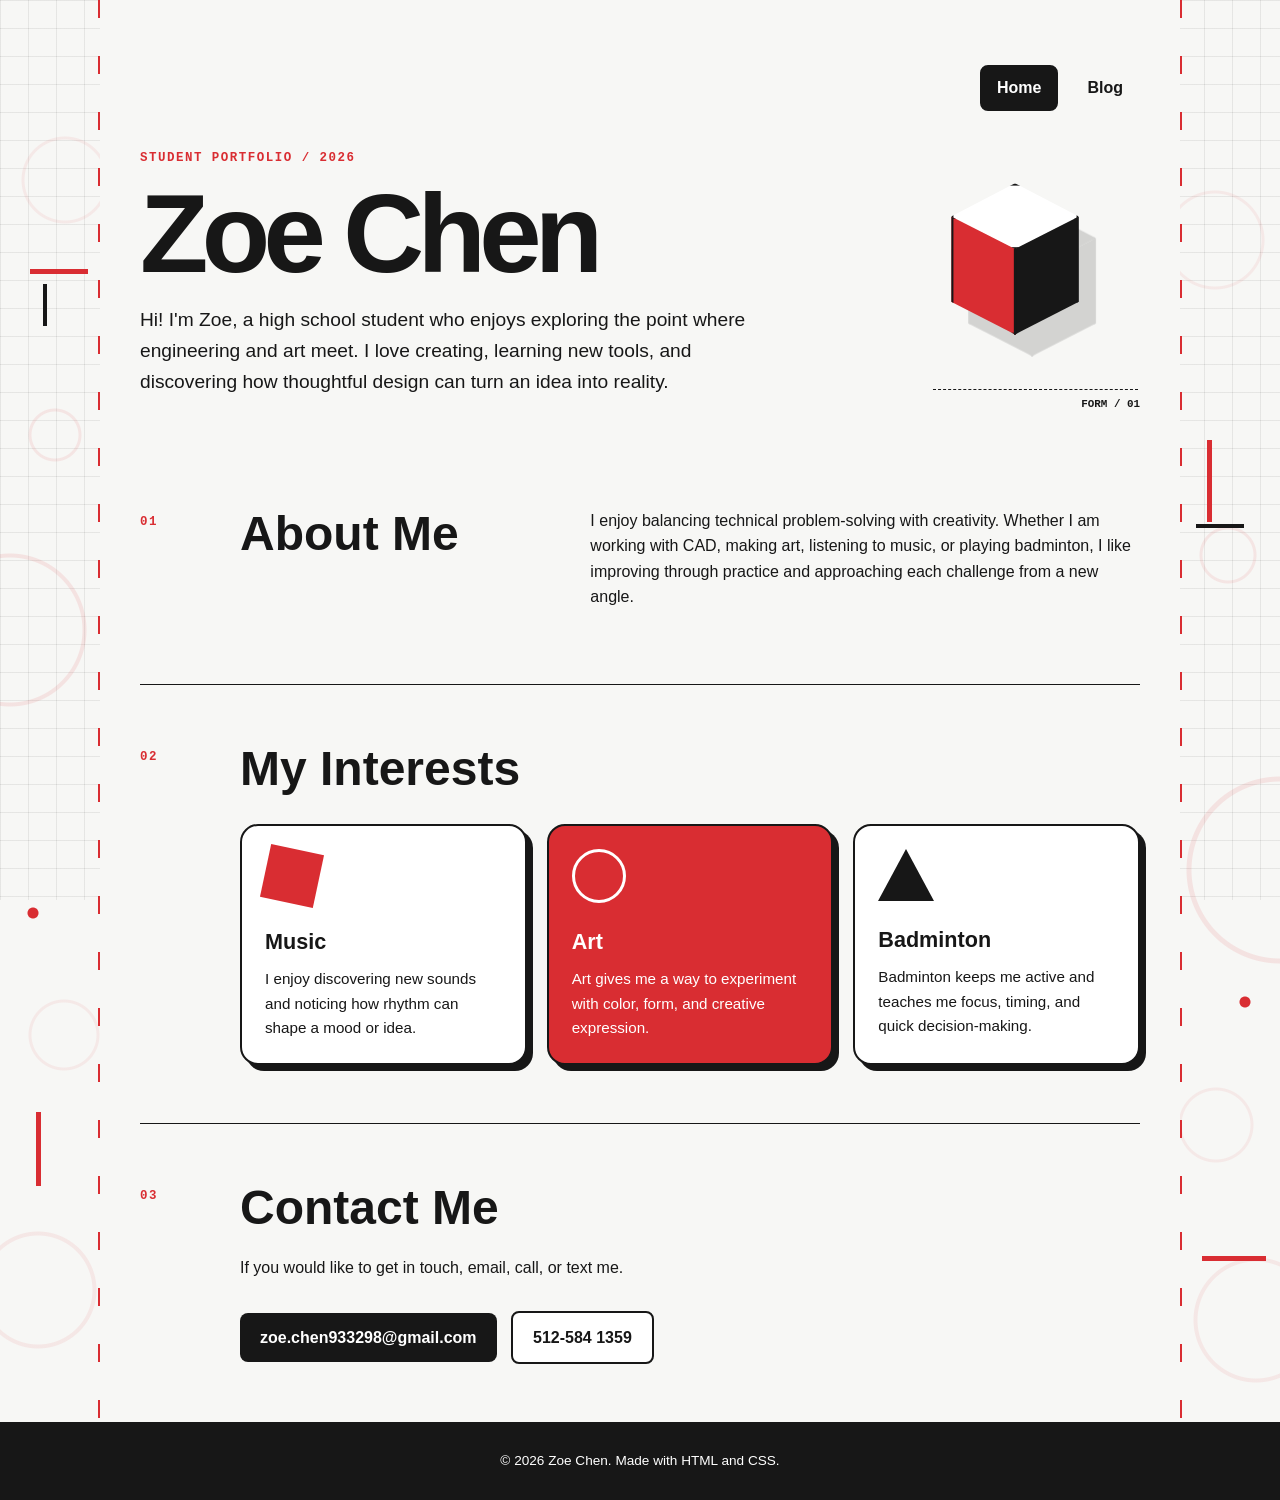
<file: index.html>
<!DOCTYPE html>
<html lang="en">
<head>
    <meta charset="UTF-8">
    <meta name="viewport" content="width=device-width, initial-scale=1.0">
    <meta name="description" content="A high school student's personal website.">
    <title>Zoe Chen | Personal Website</title>
    <link rel="stylesheet" href="style.css">
</head>
<body>
    <!-- HEADER: Change "Zoe Chen" below if you want to use a different name. -->
    <header class="site-header">
        <div class="container">
            <nav class="site-nav" aria-label="Main navigation">
                <a class="active" href="index.html">Home</a>
                <a href="blog.html">Blog</a>
            </nav>
            <p class="small-label">STUDENT PORTFOLIO / 2026</p>
            <h1>Zoe Chen</h1>
            <!-- INTRODUCTION: Replace this sentence with your own short introduction. -->
            <p class="introduction">
                Hi! I'm Zoe, a high school student who enjoys exploring the point
                where engineering and art meet. I love creating, learning new tools,
                and discovering how thoughtful design can turn an idea into reality.
            </p>

            <!-- Decorative CSS shape: edit its colors and movement in style.css. -->
            <div class="hero-object" aria-hidden="true">
                <div class="isometric-cube">
                    <span class="cube-face cube-top"></span>
                    <span class="cube-face cube-left"></span>
                    <span class="cube-face cube-right"></span>
                </div>
                <span class="object-line"></span>
                <span class="object-label">FORM / 01</span>
            </div>
        </div>
    </header>

    <main class="container">
        <!-- ABOUT ME: Write a few sentences about yourself here. -->
        <section class="section" id="about">
            <p class="section-number">01</p>
            <div class="section-content">
                <h2>About Me</h2>
                <p>
                    I enjoy balancing technical problem-solving with creativity.
                    Whether I am working with CAD, making art, listening to music,
                    or playing badminton, I like improving through practice and
                    approaching each challenge from a new angle.
                </p>
            </div>
        </section>

        <!-- INTERESTS: Change the three card titles and descriptions below. -->
        <section class="interests-section" id="interests">
            <p class="section-number">02</p>
            <div class="section-content">
                <h2>My Interests</h2>
                <div class="card-grid">
                    <!-- INTEREST 1 -->
                    <article class="interest-card">
                        <span class="shape square" aria-hidden="true"></span>
                        <h3>Music</h3>
                        <p>I enjoy discovering new sounds and noticing how rhythm can shape a mood or idea.</p>
                    </article>

                    <!-- INTEREST 2 -->
                    <article class="interest-card featured-card">
                        <span class="shape circle" aria-hidden="true"></span>
                        <h3>Art</h3>
                        <p>Art gives me a way to experiment with color, form, and creative expression.</p>
                    </article>

                    <!-- INTEREST 3 -->
                    <article class="interest-card">
                        <span class="shape triangle" aria-hidden="true"></span>
                        <h3>Badminton</h3>
                        <p>Badminton keeps me active and teaches me focus, timing, and quick decision-making.</p>
                    </article>
                </div>
            </div>
        </section>

        <!-- CONTACT: Replace the email address with your own contact information. -->
        <section class="section contact-section" id="contact">
            <p class="section-number">03</p>
            <div class="section-content">
                <h2>Contact Me</h2>
                <p>If you would like to get in touch, email, call, or text me.</p>
                <a class="contact-button" href="mailto:zoe.chen933298@gmail.com">
                    zoe.chen933298@gmail.com
                </a>
                <a class="contact-button secondary-button" href="tel:+15125841359">
                    512-584 1359
                </a>
            </div>
        </section>
    </main>

    <!-- FOOTER: Change "Zoe Chen" if you want to use a different name. -->
    <footer class="site-footer">
        <div class="container">
            <p>&copy; 2026 Zoe Chen. Made with HTML and CSS.</p>
        </div>
    </footer>
</body>
</html>
</file>
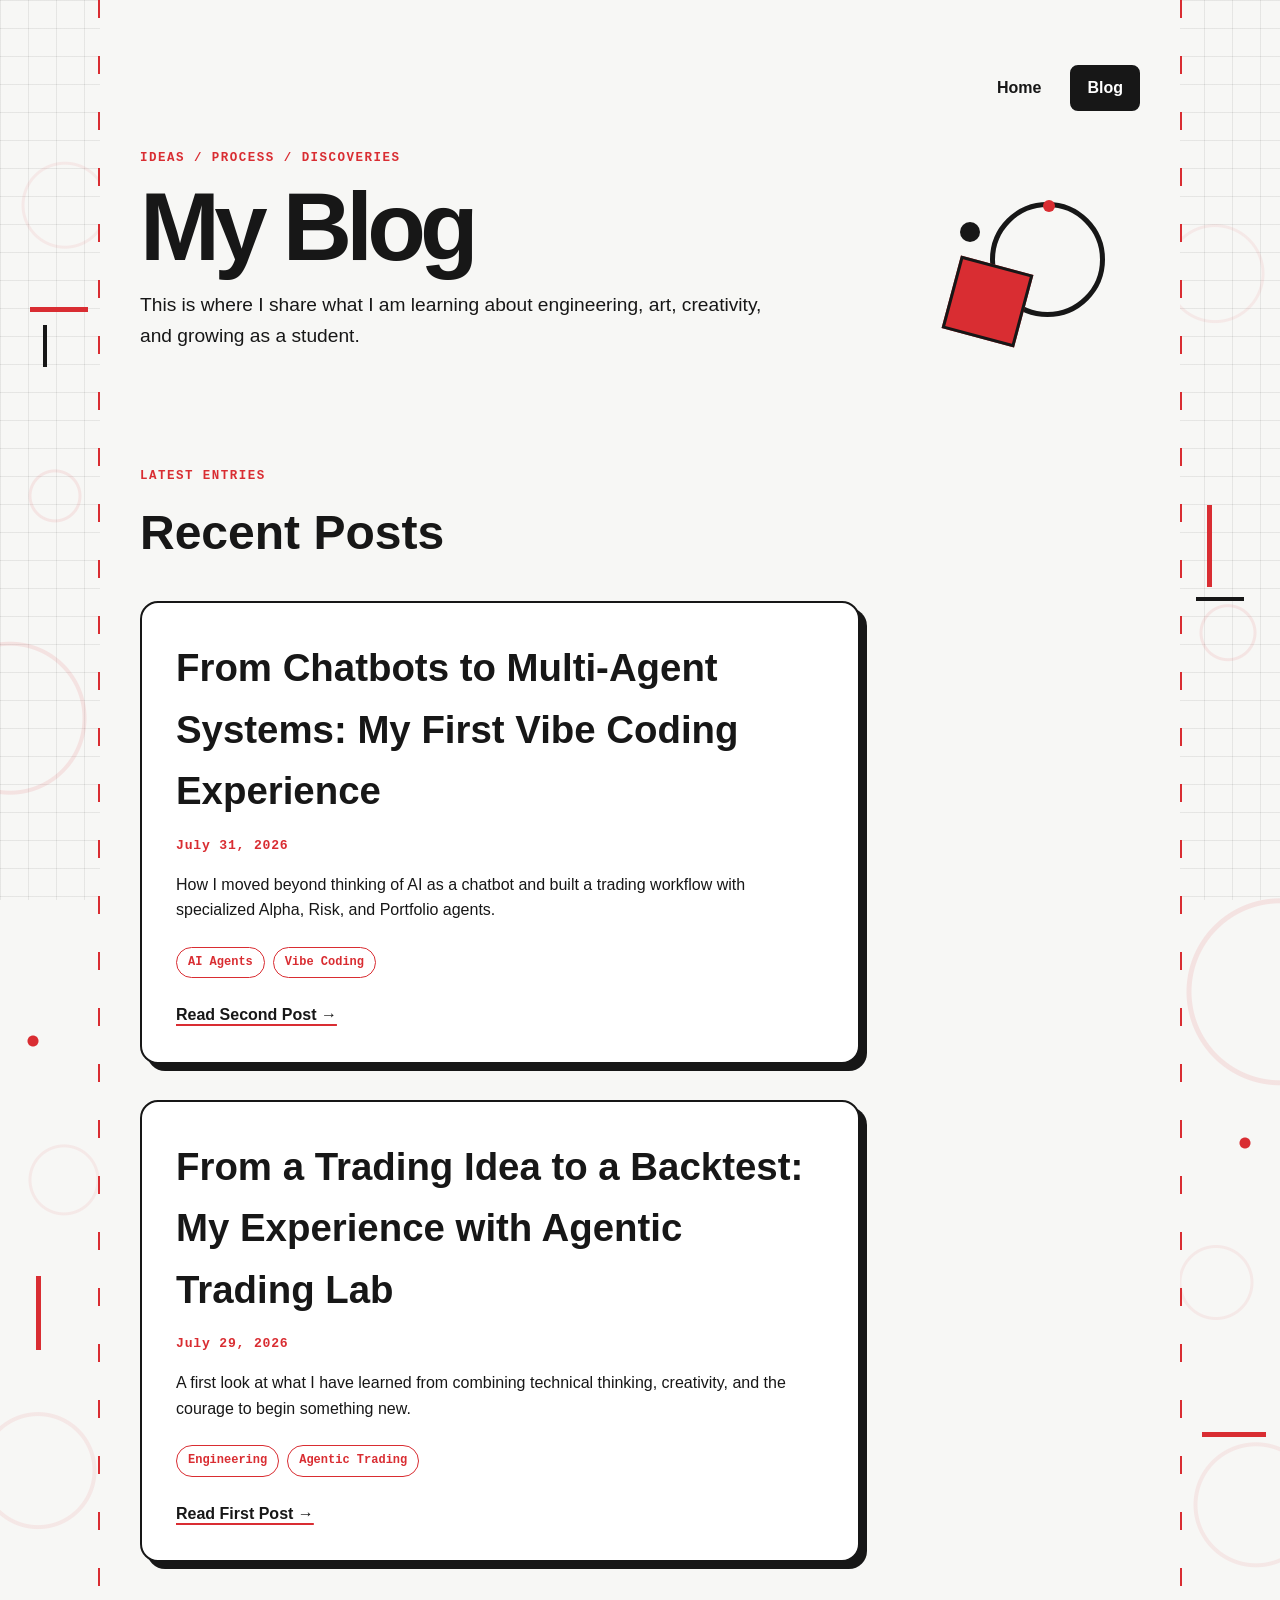
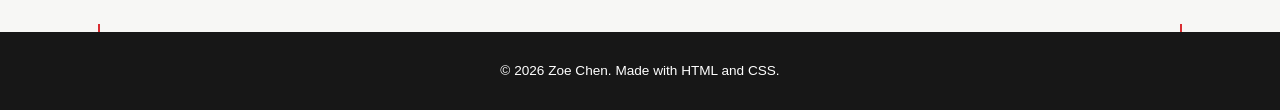
<file: blog.html>
<!DOCTYPE html>
<html lang="en">
<head>
    <meta charset="UTF-8">
    <meta name="viewport" content="width=device-width, initial-scale=1.0">
    <meta name="description" content="Blog posts by Zoe Chen about creativity, engineering, and student life.">
    <title>My Blog | Zoe Chen</title>
    <link rel="stylesheet" href="style.css">
</head>
<body>
    <header class="site-header page-header">
        <div class="container">
            <nav class="site-nav" aria-label="Main navigation">
                <a href="index.html">Home</a>
                <a class="active" href="blog.html">Blog</a>
            </nav>
            <p class="small-label">IDEAS / PROCESS / DISCOVERIES</p>
            <h1>My Blog</h1>
            <!-- BLOG INTRODUCTION: Replace this with what you want your blog to be about. -->
            <p class="introduction">
                This is where I share what I am learning about engineering, art,
                creativity, and growing as a student.
            </p>
            <div class="page-shape page-shape-blog" aria-hidden="true">
                <span class="shape-ring"></span>
                <span class="shape-square-small"></span>
                <span class="shape-dot"></span>
            </div>
        </div>
    </header>

    <main class="container blog-main">
        <section aria-labelledby="latest-posts">
            <p class="section-number">LATEST ENTRIES</p>
            <h2 id="latest-posts">Recent Posts</h2>

            <div class="blog-post-list">
                <article class="blog-card">
                <h3>From Chatbots to Multi-Agent Systems: My First Vibe Coding Experience</h3>
                <p class="post-date"><time datetime="2026-07-31">July 31, 2026</time></p>
                <p>How I moved beyond thinking of AI as a chatbot and built a trading workflow with specialized Alpha, Risk, and Portfolio agents.</p>
                <div class="tags" aria-label="Post topics">
                    <span>AI Agents</span>
                    <span>Vibe Coding</span>
                </div>
                <a class="read-more" href="second-post.html">Read Second Post &rarr;</a>
                </article>

                <article class="blog-card">
                <h3>From a Trading Idea to a Backtest: My Experience with Agentic Trading Lab</h3>
                <p class="post-date"><time datetime="2026-07-29">July 29, 2026</time></p>
                <p>
                    A first look at what I have learned from combining technical
                    thinking, creativity, and the courage to begin something new.
                </p>
                <div class="tags" aria-label="Post topics">
                    <span>Engineering</span>
                    <span>Agentic Trading</span>
                </div>
                <a class="read-more" href="first-post.html">Read First Post &rarr;</a>
                </article>
            </div>
        </section>
    </main>

    <footer class="site-footer">
        <div class="container">
            <p>&copy; 2026 Zoe Chen. Made with HTML and CSS.</p>
        </div>
    </footer>
</body>
</html>
</file>
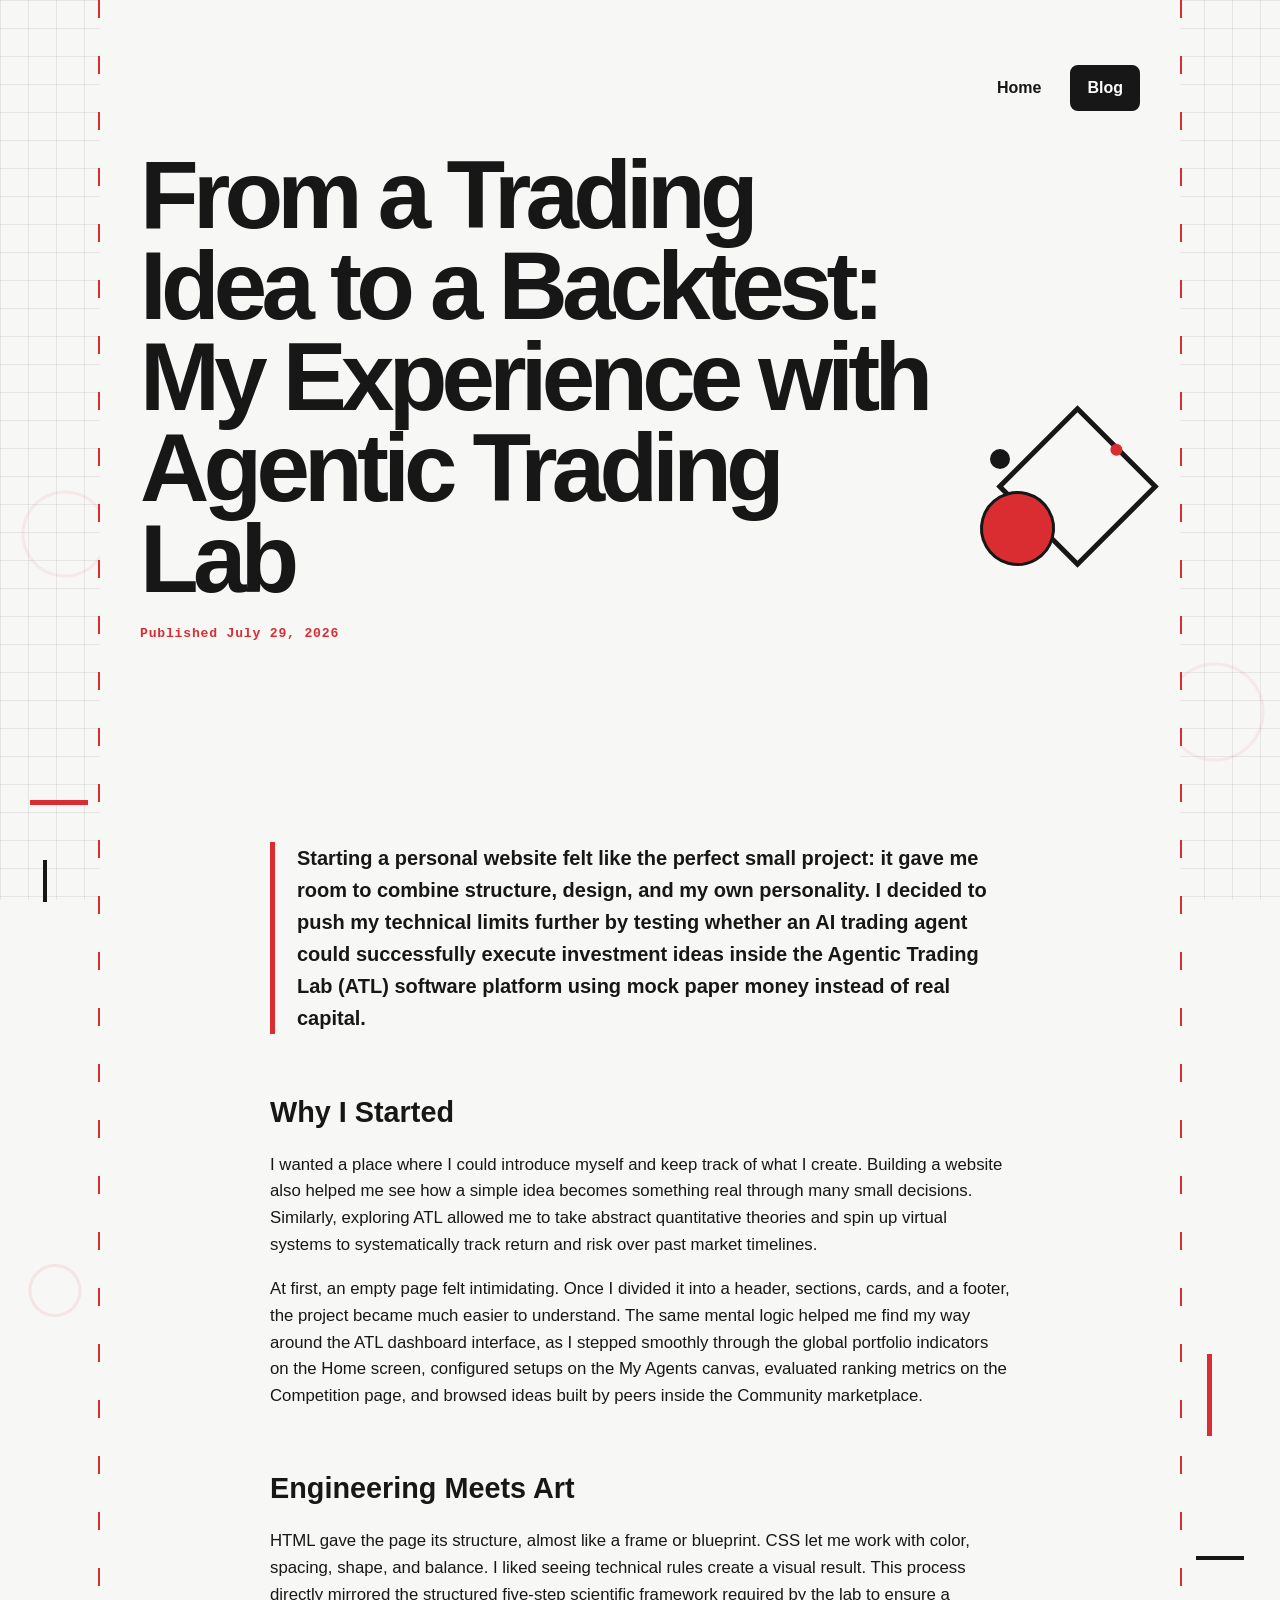
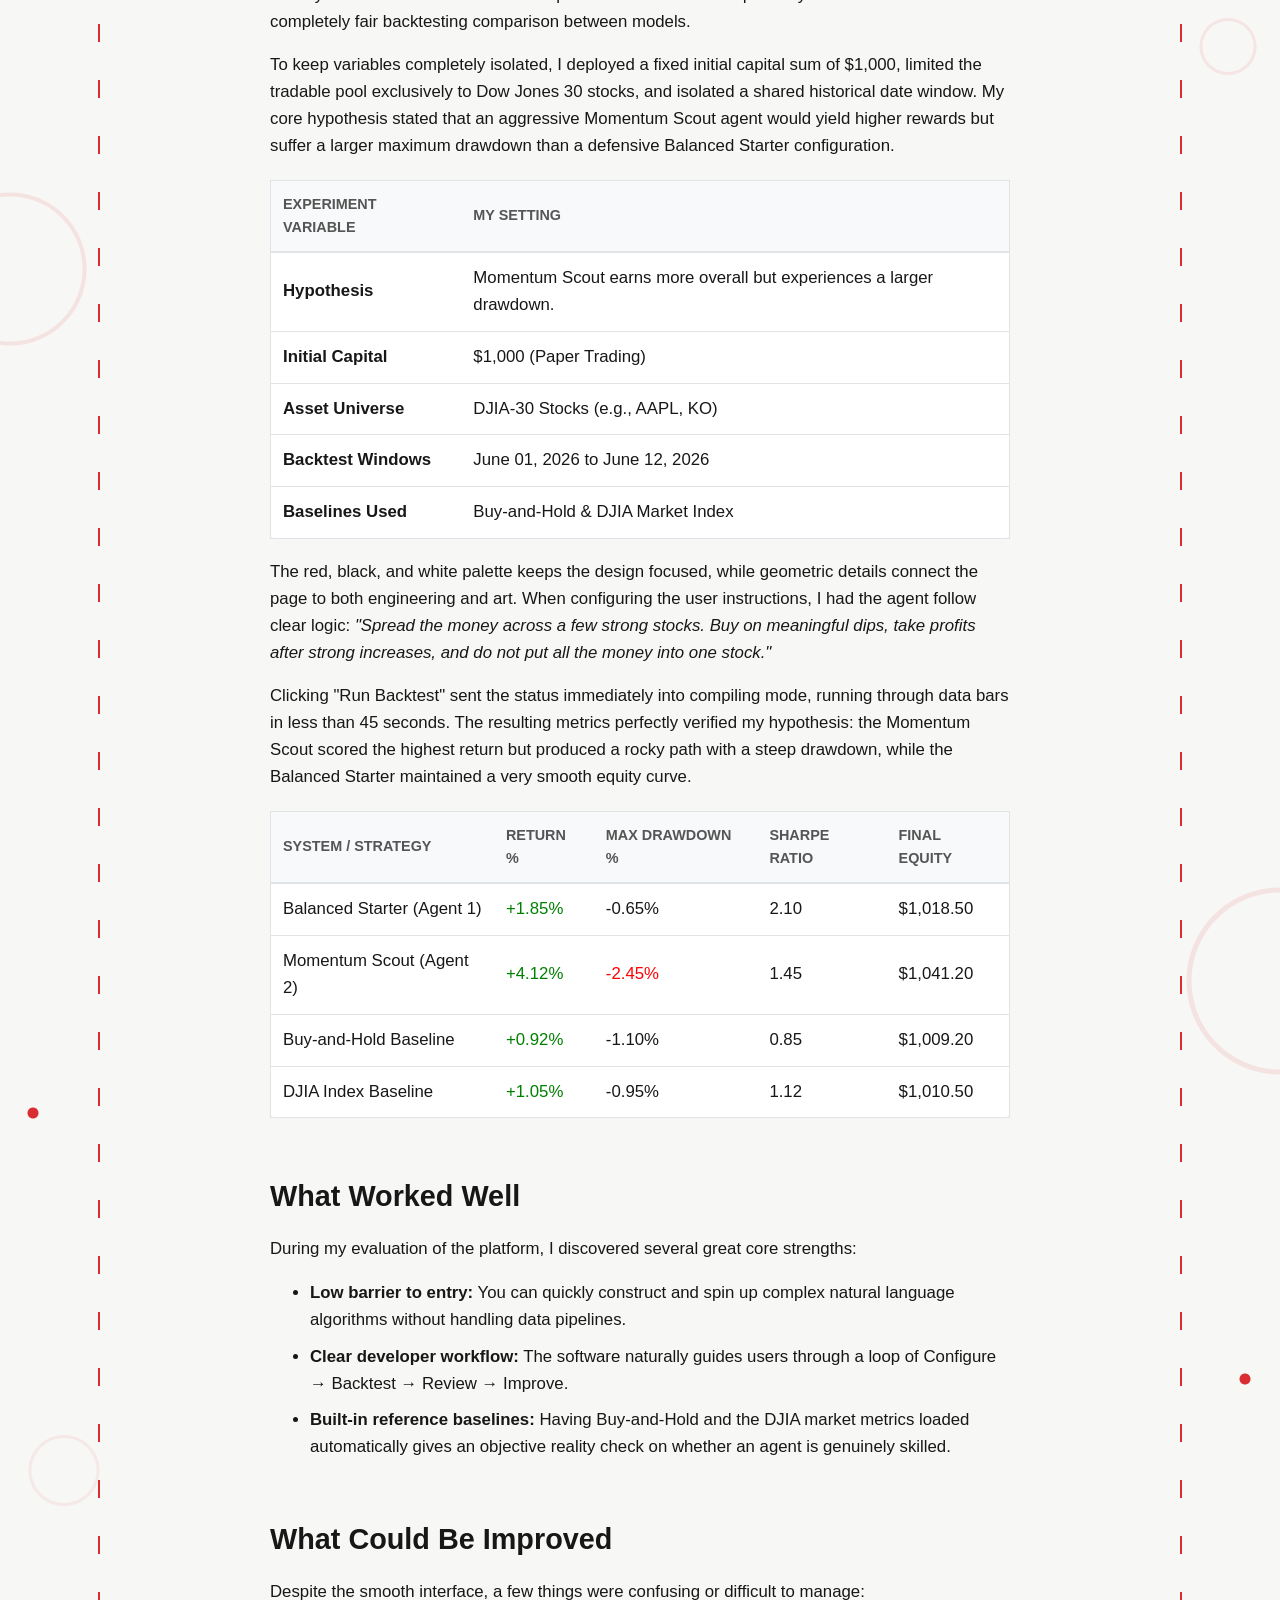
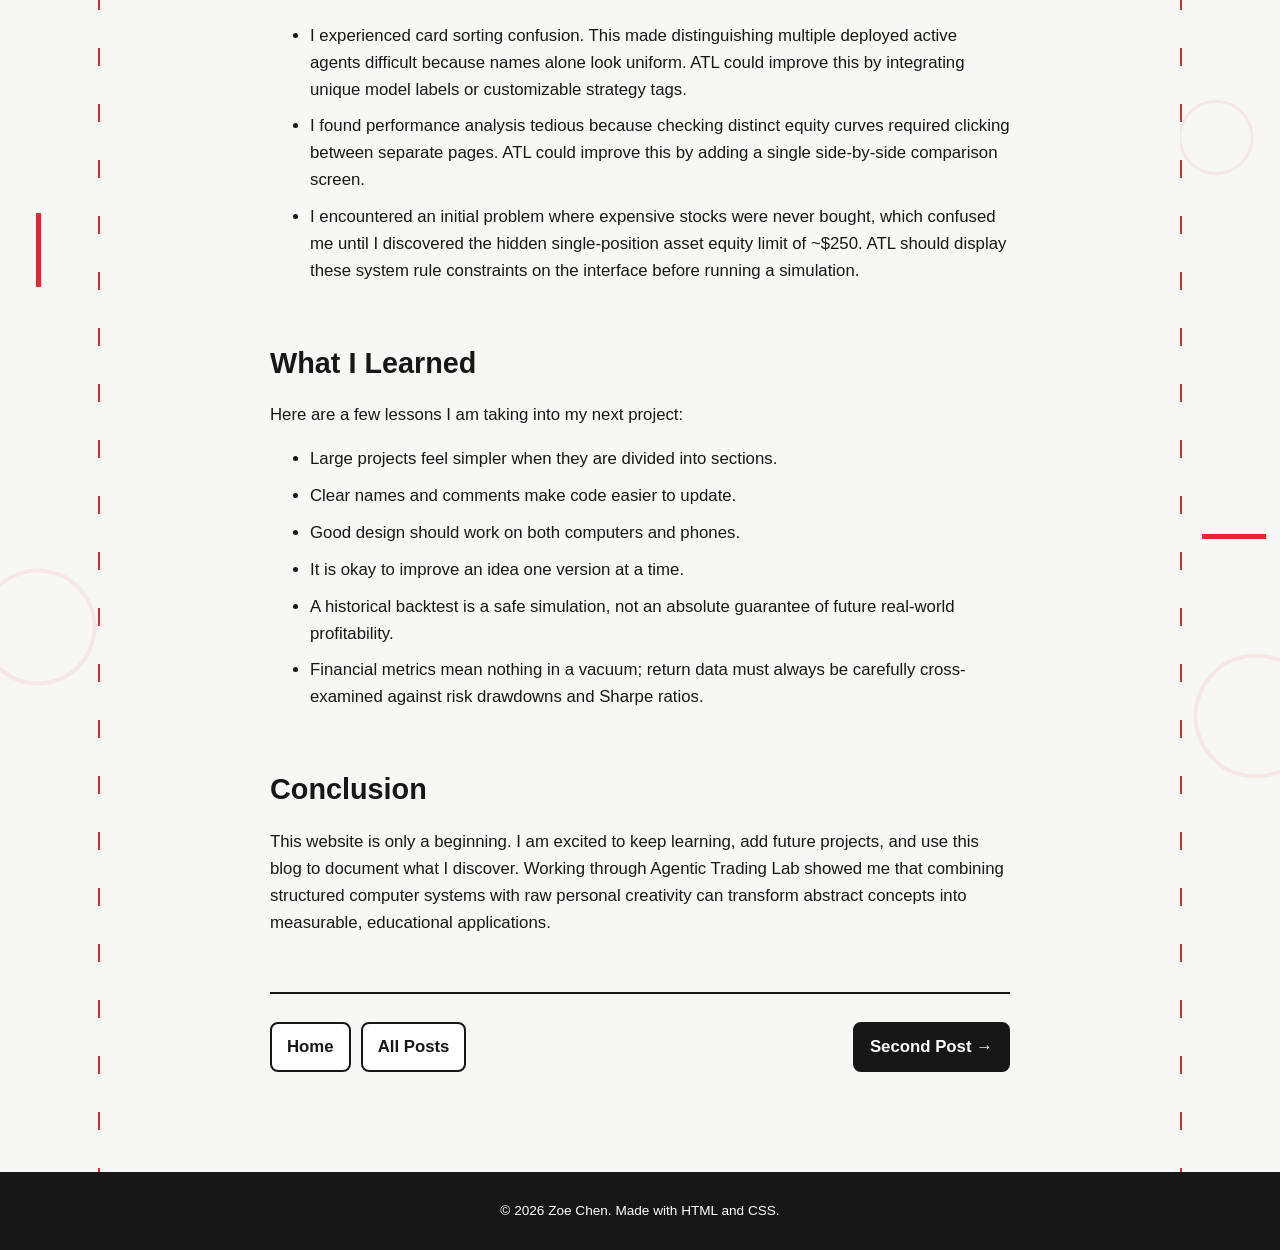
<file: first-post.html>
<!DOCTYPE html>
<html lang="en">
<head>
    <meta charset="UTF-8">
    <meta name="viewport" content="width=device-width, initial-scale=1.0">
    <meta name="description" content="Zoe Chen's first blog post about engineering and creativity.">
    <title>From a Trading Idea to a Backtest: My Experience with Agentic Trading Lab | Zoe Chen</title>
    <link rel="stylesheet" href="style.css">
</head>
<body>
    <header class="site-header post-header first-post-header">
        <div class="container">
            <nav class="site-nav" aria-label="Main navigation">
                <a href="index.html">Home</a>
                <a class="active" href="blog.html">Blog</a>
            </nav>
            <!-- POST TITLE: Restored to full assignment criteria title -->
            <h1>From a Trading Idea to a Backtest: My Experience with Agentic Trading Lab</h1>
            <!-- PUBLICATION DATE: Replace the visible date and datetime value. -->
            <p class="post-date"><time datetime="2026-07-29">Published July 29, 2026</time></p>
            <div class="page-shape page-shape-post" aria-hidden="true">
                <span class="shape-ring"></span>
                <span class="shape-square-small"></span>
                <span class="shape-dot"></span>
            </div>
        </div>
    </header>

    <main class="container">
        <article class="post-content">
            <!-- POST PARAGRAPHS: Integrated with your real experience using ATL features -->
            <p class="post-lead">
                Starting a personal website felt like the perfect small project: it gave me room to combine structure, design, and my own personality. I decided to push my technical limits further by testing whether an AI trading agent could successfully execute investment ideas inside the Agentic Trading Lab (ATL) software platform using mock paper money instead of real capital.
            </p>

            <h2>Why I Started</h2>
            <p>
                I wanted a place where I could introduce myself and keep track of what I create. Building a website also helped me see how a simple idea becomes something real through many small decisions. Similarly, exploring ATL allowed me to take abstract quantitative theories and spin up virtual systems to systematically track return and risk over past market timelines.
            </p>
            <p>
                At first, an empty page felt intimidating. Once I divided it into a header, sections, cards, and a footer, the project became much easier to understand. The same mental logic helped me find my way around the ATL dashboard interface, as I stepped smoothly through the global portfolio indicators on the Home screen, configured setups on the My Agents canvas, evaluated ranking metrics on the Competition page, and browsed ideas built by peers inside the Community marketplace.
            </p>

            <h2>Engineering Meets Art</h2>
            <p>
                HTML gave the page its structure, almost like a frame or blueprint. CSS let me work with color, spacing, shape, and balance. I liked seeing technical rules create a visual result. This process directly mirrored the structured five-step scientific framework required by the lab to ensure a completely fair backtesting comparison between models.
            </p>
            <p>
                To keep variables completely isolated, I deployed a fixed initial capital sum of $1,000, limited the tradable pool exclusively to Dow Jones 30 stocks, and isolated a shared historical date window. My core hypothesis stated that an aggressive Momentum Scout agent would yield higher rewards but suffer a larger maximum drawdown than a defensive Balanced Starter configuration. 
            </p>

            <!-- EXPERIMENT SETUP TABLE - GRADING CHECKLIST REQUIRED -->
            <table style="width:100%; border-collapse: collapse; margin: 20px 0; text-align: left; background: #ffffff; border: 1px solid #e1e4e6; border-radius: 8px;">
                <thead>
                    <tr style="background-color: #f7f9fa; border-bottom: 2px solid #e1e4e6;">
                        <th style="padding: 12px; font-size: 0.9rem; text-transform: uppercase; color: #555;">Experiment Variable</th>
                        <th style="padding: 12px; font-size: 0.9rem; text-transform: uppercase; color: #555;">My Setting</th>
                    </tr>
                </thead>
                <tbody>
                    <tr style="border-bottom: 1px solid #e1e4e6;">
                        <td style="padding: 12px; font-weight: bold;">Hypothesis</td>
                        <td style="padding: 12px;">Momentum Scout earns more overall but experiences a larger drawdown.</td>
                    </tr>
                    <tr style="border-bottom: 1px solid #e1e4e6;">
                        <td style="padding: 12px; font-weight: bold;">Initial Capital</td>
                        <td style="padding: 12px;">$1,000 (Paper Trading)</td>
                    </tr>
                    <tr style="border-bottom: 1px solid #e1e4e6;">
                        <td style="padding: 12px; font-weight: bold;">Asset Universe</td>
                        <td style="padding: 12px;">DJIA-30 Stocks (e.g., AAPL, KO)</td>
                    </tr>
                    <tr style="border-bottom: 1px solid #e1e4e6;">
                        <td style="padding: 12px; font-weight: bold;">Backtest Windows</td>
                        <td style="padding: 12px;">June 01, 2026 to June 12, 2026</td>
                    </tr>
                    <tr style="border-bottom: 1px solid #e1e4e6;">
                        <td style="padding: 12px; font-weight: bold;">Baselines Used</td>
                        <td style="padding: 12px;">Buy-and-Hold & DJIA Market Index</td>
                    </tr>
                </tbody>
            </table>

            <p>
                The red, black, and white palette keeps the design focused, while geometric details connect the page to both engineering and art. When configuring the user instructions, I had the agent follow clear logic: <em>"Spread the money across a few strong stocks. Buy on meaningful dips, take profits after strong increases, and do not put all the money into one stock."</em> 
            </p>
            <p>
                Clicking "Run Backtest" sent the status immediately into compiling mode, running through data bars in less than 45 seconds. The resulting metrics perfectly verified my hypothesis: the Momentum Scout scored the highest return but produced a rocky path with a steep drawdown, while the Balanced Starter maintained a very smooth equity curve.
            </p>

            <!-- HISTORICAL SIMULATION RESULTS TABLE - GRADING CHECKLIST REQUIRED -->
            <table style="width:100%; border-collapse: collapse; margin: 20px 0; text-align: left; background: #ffffff; border: 1px solid #e1e4e6; border-radius: 8px;">
                <thead>
                    <tr style="background-color: #f7f9fa; border-bottom: 2px solid #e1e4e6;">
                        <th style="padding: 12px; font-size: 0.9rem; text-transform: uppercase; color: #555;">System / Strategy</th>
                        <th style="padding: 12px; font-size: 0.9rem; text-transform: uppercase; color: #555;">Return %</th>
                        <th style="padding: 12px; font-size: 0.9rem; text-transform: uppercase; color: #555;">Max Drawdown %</th>
                        <th style="padding: 12px; font-size: 0.9rem; text-transform: uppercase; color: #555;">Sharpe Ratio</th>
                        <th style="padding: 12px; font-size: 0.9rem; text-transform: uppercase; color: #555;">Final Equity</th>
                    </tr>
                </thead>
                <tbody>
                    <tr style="border-bottom: 1px solid #e1e4e6;">
                        <td style="padding: 12px; font-weight: 500;">Balanced Starter (Agent 1)</td>
                        <td style="padding: 12px; color: green;">+1.85%</td>
                        <td style="padding: 12px;">-0.65%</td>
                        <td style="padding: 12px;">2.10</td>
                        <td style="padding: 12px;">$1,018.50</td>
                    </tr>
                    <tr style="border-bottom: 1px solid #e1e4e6;">
                        <td style="padding: 12px; font-weight: 500;">Momentum Scout (Agent 2)</td>
                        <td style="padding: 12px; color: green;">+4.12%</td>
                        <td style="padding: 12px; color: red;">-2.45%</td>
                        <td style="padding: 12px;">1.45</td>
                        <td style="padding: 12px;">$1,041.20</td>
                    </tr>
                    <tr style="border-bottom: 1px solid #e1e4e6;">
                        <td style="padding: 12px; font-weight: 500;">Buy-and-Hold Baseline</td>
                        <td style="padding: 12px; color: green;">+0.92%</td>
                        <td style="padding: 12px;">-1.10%</td>
                        <td style="padding: 12px;">0.85</td>
                        <td style="padding: 12px;">$1,009.20</td>
                    </tr>
                    <tr style="border-bottom: 1px solid #e1e4e6;">
                        <td style="padding: 12px; font-weight: 500;">DJIA Index Baseline</td>
                        <td style="padding: 12px; color: green;">+1.05%</td>
                        <td style="padding: 12px;">-0.95%</td>
                        <td style="padding: 12px;">1.12</td>
                        <td style="padding: 12px;">$1,010.50</td>
                    </tr>
                </tbody>
            </table>

            <h2>What Worked Well</h2>
            <p>During my evaluation of the platform, I discovered several great core strengths:</p>
            <ul>
                <li><strong>Low barrier to entry:</strong> You can quickly construct and spin up complex natural language algorithms without handling data pipelines.</li>
                <li><strong>Clear developer workflow:</strong> The software naturally guides users through a loop of Configure &rarr; Backtest &rarr; Review &rarr; Improve.</li>
                <li><strong>Built-in reference baselines:</strong> Having Buy-and-Hold and the DJIA market metrics loaded automatically gives an objective reality check on whether an agent is genuinely skilled.</li>
            </ul>

            <h2>What Could Be Improved</h2>
            <p>Despite the smooth interface, a few things were confusing or difficult to manage:</p>
            <ul>
                <li>I experienced card sorting confusion. This made distinguishing multiple deployed active agents difficult because names alone look uniform. ATL could improve this by integrating unique model labels or customizable strategy tags.</li>
                <li>I found performance analysis tedious because checking distinct equity curves required clicking between separate pages. ATL could improve this by adding a single side-by-side comparison screen.</li>
                <li>I encountered an initial problem where expensive stocks were never bought, which confused me until I discovered the hidden single-position asset equity limit of ~$250. ATL should display these system rule constraints on the interface before running a simulation.</li>
            </ul>

            <h2>What I Learned</h2>
            <p>Here are a few lessons I am taking into my next project:</p>
            <ul>
                <li>Large projects feel simpler when they are divided into sections.</li>
                <li>Clear names and comments make code easier to update.</li>
                <li>Good design should work on both computers and phones.</li>
                <li>It is okay to improve an idea one version at a time.</li>
                <li>A historical backtest is a safe simulation, not an absolute guarantee of future real-world profitability.</li>
                <li>Financial metrics mean nothing in a vacuum; return data must always be carefully cross-examined against risk drawdowns and Sharpe ratios.</li>
            </ul>

            <h2>Conclusion</h2>
            <p>
                This website is only a beginning. I am excited to keep learning, add future projects, and use this blog to document what I discover. Working through Agentic Trading Lab showed me that combining structured computer systems with raw personal creativity can transform abstract concepts into measurable, educational applications.
            </p>

            <nav class="post-navigation" aria-label="Blog post navigation">
                <div class="post-navigation-group">
                    <a href="index.html">Home</a>
                    <a href="blog.html">All Posts</a>
                </div>
                <a class="post-navigation-next" href="second-post.html">Second Post &rarr;</a>
            </nav>
        </article>
    </main>

    <footer class="site-footer">
        <div class="container">
            <p>&copy; 2026 Zoe Chen. Made with HTML and CSS.</p>
        </div>
    </footer>
</body>
</html>
</file>
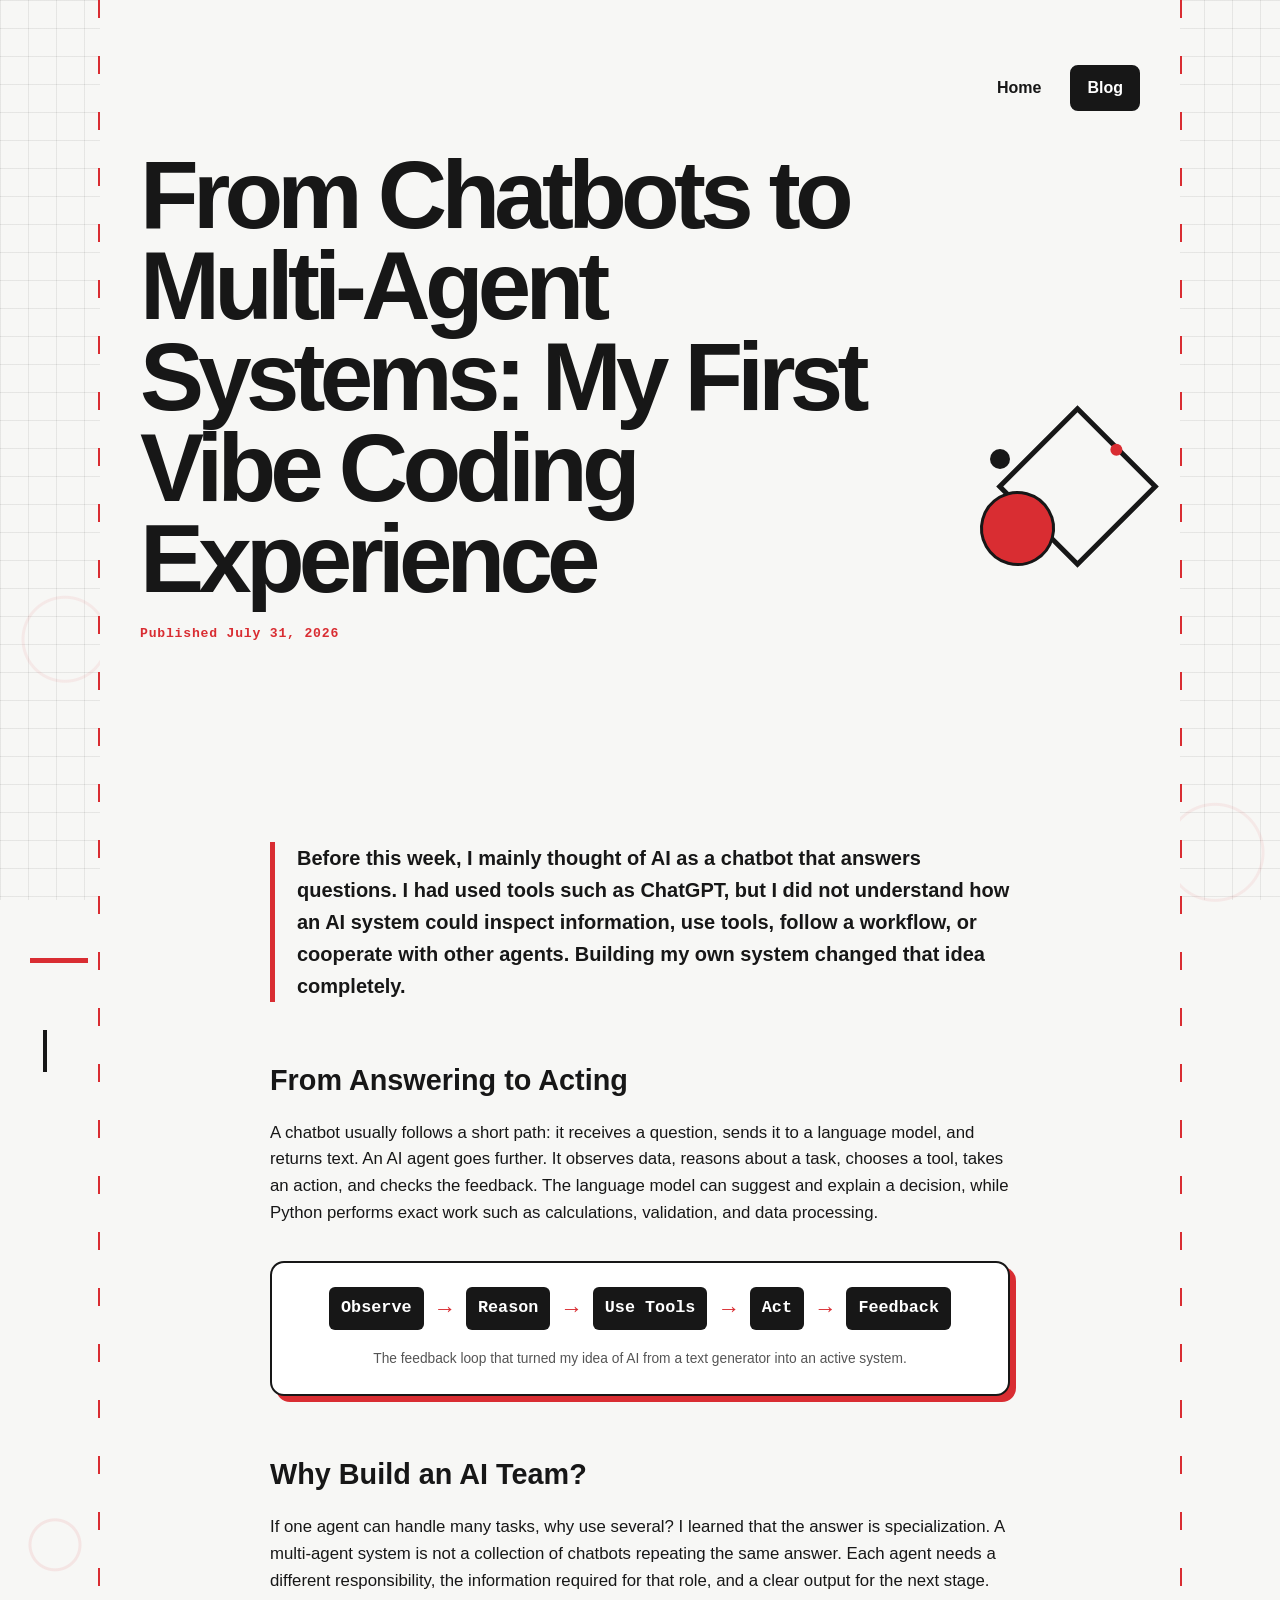
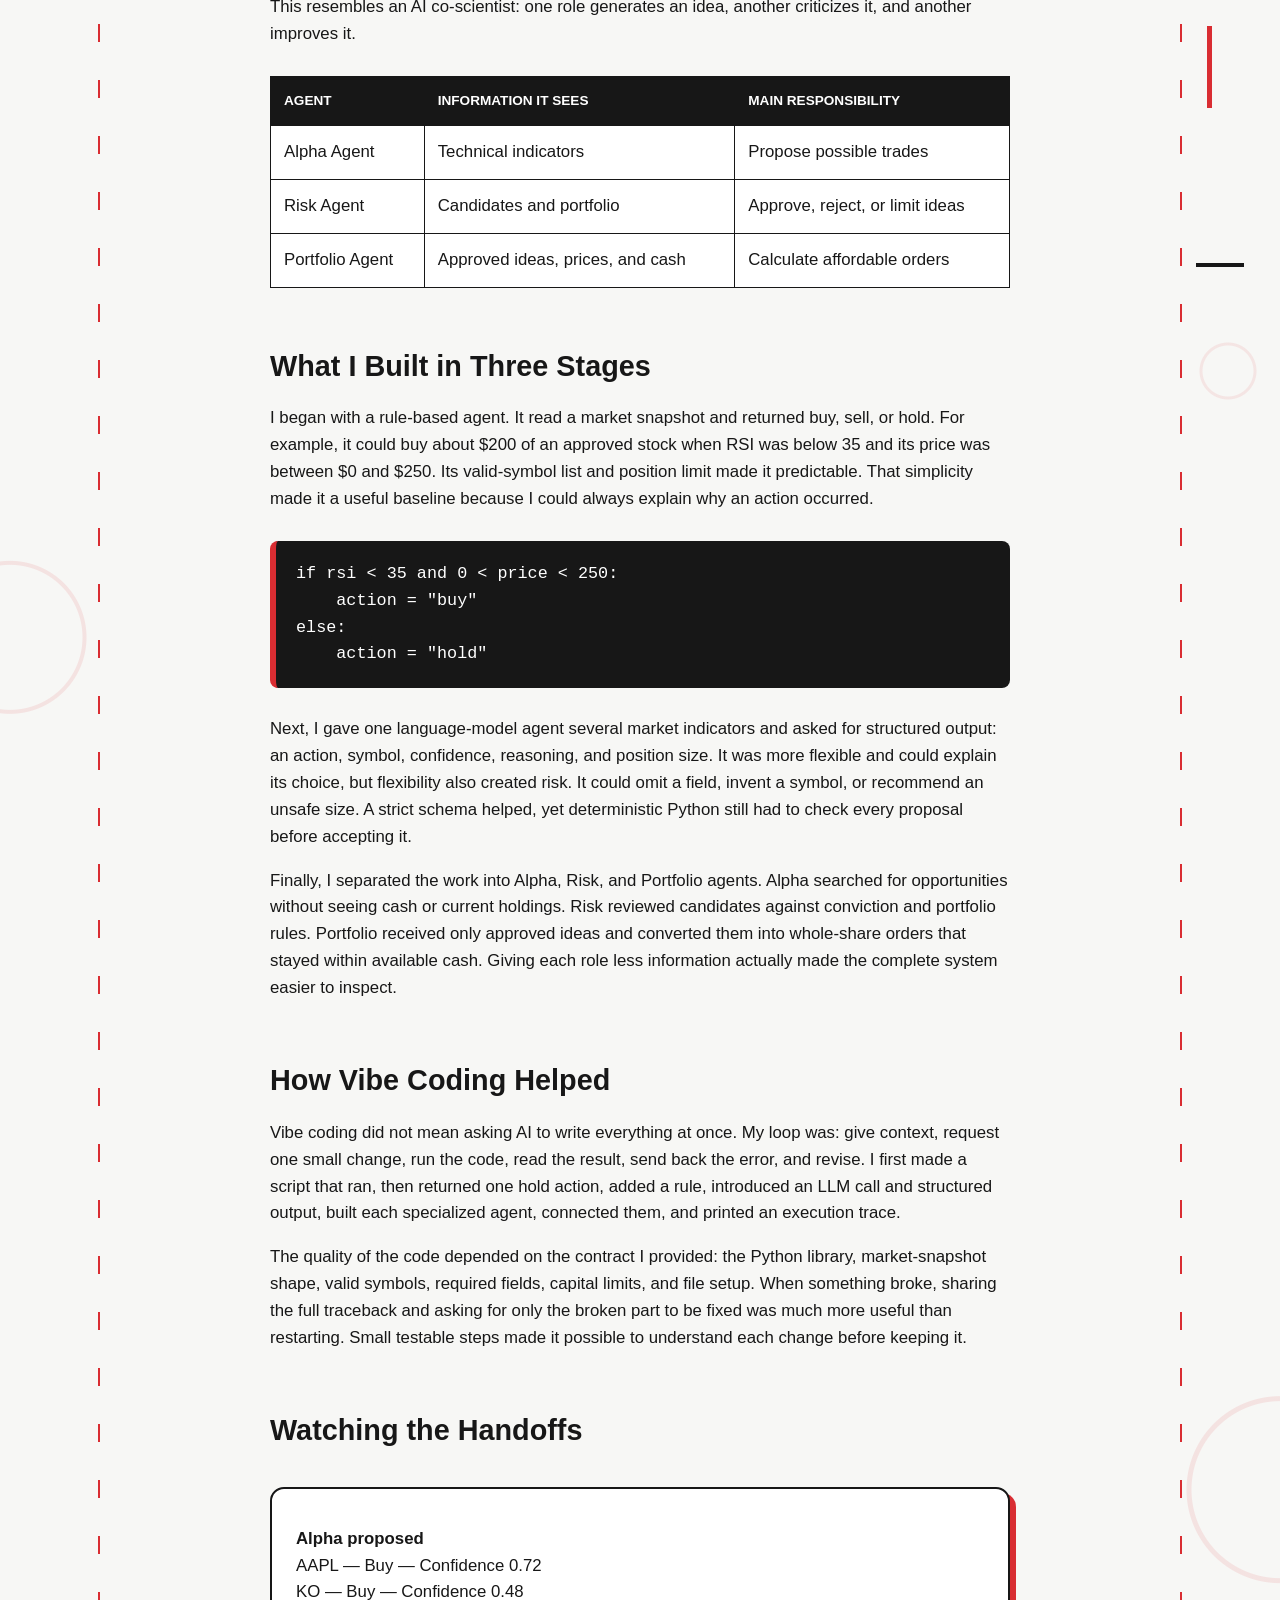
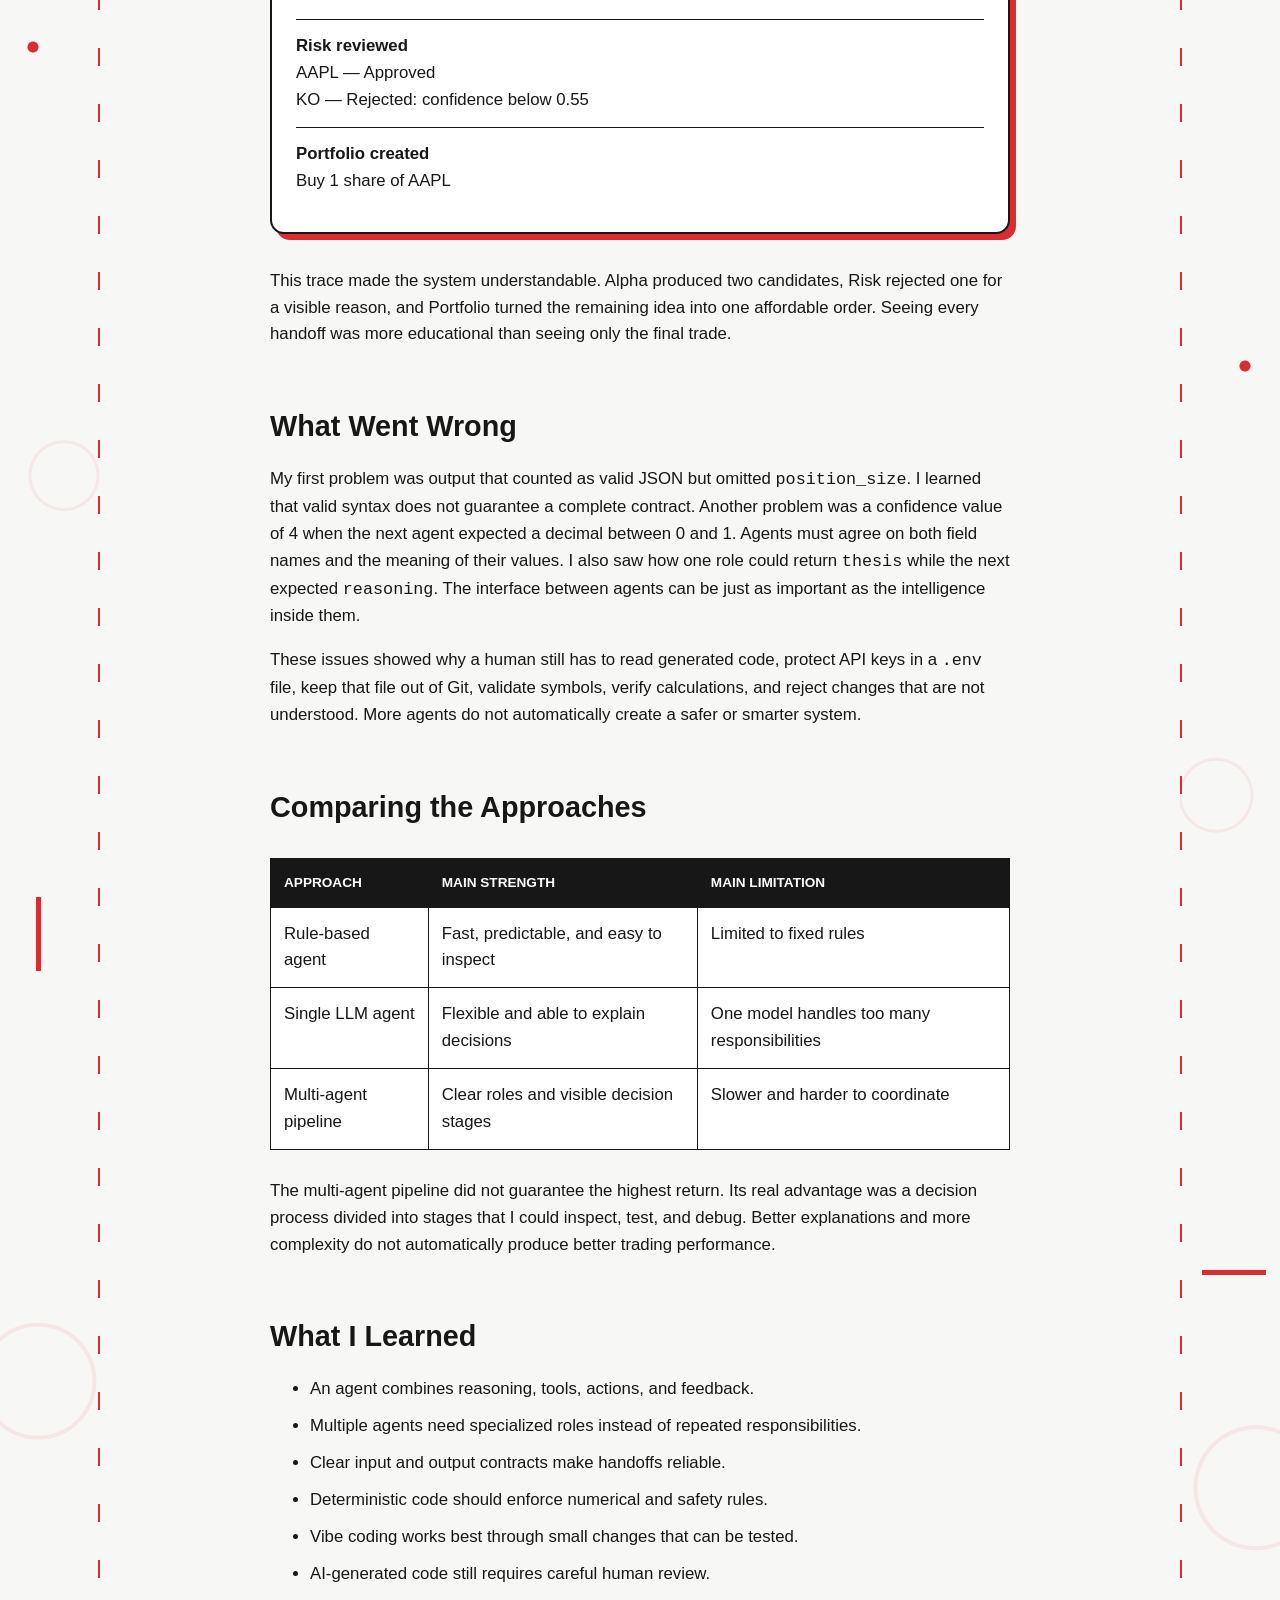
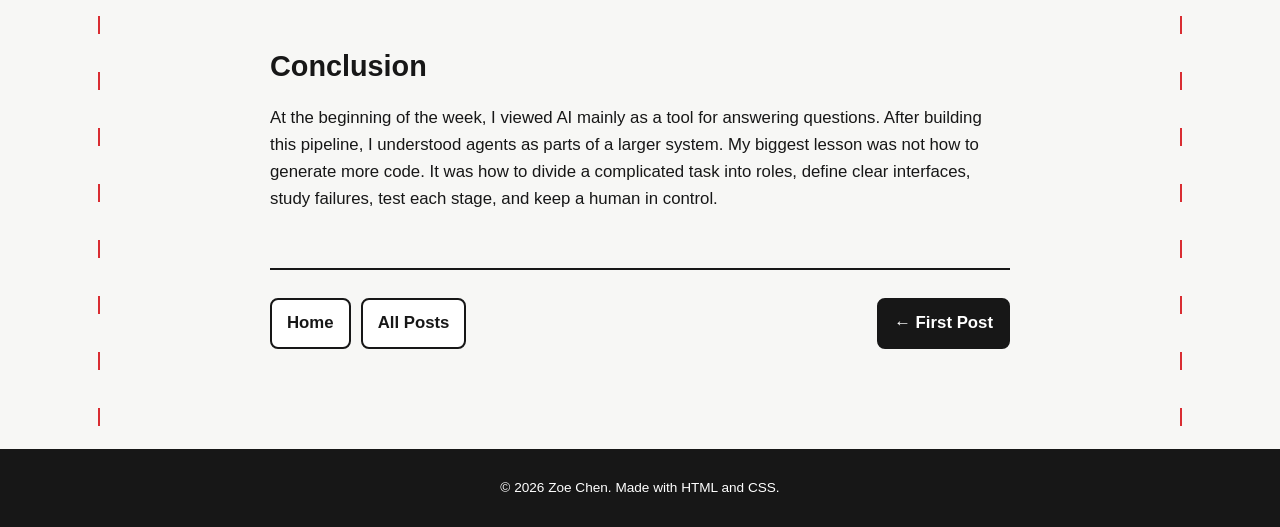
<file: second-post.html>
<!DOCTYPE html>
<html lang="en">
<head>
    <meta charset="UTF-8">
    <meta name="viewport" content="width=device-width, initial-scale=1.0">
    <meta name="description" content="Zoe Chen reflects on learning AI agents and building a multi-agent system with vibe coding.">
    <title>From Chatbots to Multi-Agent Systems: My First Vibe Coding Experience | Zoe Chen</title>
    <link rel="stylesheet" href="style.css">
</head>
<body>
    <header class="site-header post-header">
        <div class="container">
            <nav class="site-nav" aria-label="Main navigation">
                <a href="index.html">Home</a>
                <a class="active" href="blog.html">Blog</a>
            </nav>
            <h1>From Chatbots to Multi-Agent Systems: My First Vibe Coding Experience</h1>
            <p class="post-date"><time datetime="2026-07-31">Published July 31, 2026</time></p>
            <div class="page-shape page-shape-post" aria-hidden="true">
                <span class="shape-ring"></span><span class="shape-square-small"></span><span class="shape-dot"></span>
            </div>
        </div>
    </header>

    <main class="container">
        <article class="post-content">
            <p class="post-lead">Before this week, I mainly thought of AI as a chatbot that answers questions. I had used tools such as ChatGPT, but I did not understand how an AI system could inspect information, use tools, follow a workflow, or cooperate with other agents. Building my own system changed that idea completely.</p>

            <h2>From Answering to Acting</h2>
            <p>A chatbot usually follows a short path: it receives a question, sends it to a language model, and returns text. An AI agent goes further. It observes data, reasons about a task, chooses a tool, takes an action, and checks the feedback. The language model can suggest and explain a decision, while Python performs exact work such as calculations, validation, and data processing.</p>
            <figure class="process-figure" aria-labelledby="agent-workflow-caption">
                <div class="process-flow"><span>Observe</span><b aria-hidden="true">&rarr;</b><span>Reason</span><b aria-hidden="true">&rarr;</b><span>Use Tools</span><b aria-hidden="true">&rarr;</b><span>Act</span><b aria-hidden="true">&rarr;</b><span>Feedback</span></div>
                <figcaption id="agent-workflow-caption">The feedback loop that turned my idea of AI from a text generator into an active system.</figcaption>
            </figure>

            <h2>Why Build an AI Team?</h2>
            <p>If one agent can handle many tasks, why use several? I learned that the answer is specialization. A multi-agent system is not a collection of chatbots repeating the same answer. Each agent needs a different responsibility, the information required for that role, and a clear output for the next stage. This resembles an AI co-scientist: one role generates an idea, another criticizes it, and another improves it.</p>
            <div class="table-wrap"><table class="post-table">
                <thead><tr><th>Agent</th><th>Information It Sees</th><th>Main Responsibility</th></tr></thead>
                <tbody><tr><td>Alpha Agent</td><td>Technical indicators</td><td>Propose possible trades</td></tr><tr><td>Risk Agent</td><td>Candidates and portfolio</td><td>Approve, reject, or limit ideas</td></tr><tr><td>Portfolio Agent</td><td>Approved ideas, prices, and cash</td><td>Calculate affordable orders</td></tr></tbody>
            </table></div>

            <h2>What I Built in Three Stages</h2>
            <p>I began with a rule-based agent. It read a market snapshot and returned buy, sell, or hold. For example, it could buy about $200 of an approved stock when RSI was below 35 and its price was between $0 and $250. Its valid-symbol list and position limit made it predictable. That simplicity made it a useful baseline because I could always explain why an action occurred.</p>
            <pre class="code-sample"><code>if rsi &lt; 35 and 0 &lt; price &lt; 250:
    action = "buy"
else:
    action = "hold"</code></pre>
            <p>Next, I gave one language-model agent several market indicators and asked for structured output: an action, symbol, confidence, reasoning, and position size. It was more flexible and could explain its choice, but flexibility also created risk. It could omit a field, invent a symbol, or recommend an unsafe size. A strict schema helped, yet deterministic Python still had to check every proposal before accepting it.</p>
            <p>Finally, I separated the work into Alpha, Risk, and Portfolio agents. Alpha searched for opportunities without seeing cash or current holdings. Risk reviewed candidates against conviction and portfolio rules. Portfolio received only approved ideas and converted them into whole-share orders that stayed within available cash. Giving each role less information actually made the complete system easier to inspect.</p>

            <h2>How Vibe Coding Helped</h2>
            <p>Vibe coding did not mean asking AI to write everything at once. My loop was: give context, request one small change, run the code, read the result, send back the error, and revise. I first made a script that ran, then returned one hold action, added a rule, introduced an LLM call and structured output, built each specialized agent, connected them, and printed an execution trace.</p>
            <p>The quality of the code depended on the contract I provided: the Python library, market-snapshot shape, valid symbols, required fields, capital limits, and file setup. When something broke, sharing the full traceback and asking for only the broken part to be fixed was much more useful than restarting. Small testable steps made it possible to understand each change before keeping it.</p>

            <h2>Watching the Handoffs</h2>
            <div class="execution-trace" aria-label="Example multi-agent execution trace">
                <p><strong>Alpha proposed</strong><br>AAPL &mdash; Buy &mdash; Confidence 0.72<br>KO &mdash; Buy &mdash; Confidence 0.48</p>
                <p><strong>Risk reviewed</strong><br>AAPL &mdash; Approved<br>KO &mdash; Rejected: confidence below 0.55</p>
                <p><strong>Portfolio created</strong><br>Buy 1 share of AAPL</p>
            </div>
            <p>This trace made the system understandable. Alpha produced two candidates, Risk rejected one for a visible reason, and Portfolio turned the remaining idea into one affordable order. Seeing every handoff was more educational than seeing only the final trade.</p>

            <h2>What Went Wrong</h2>
            <p>My first problem was output that counted as valid JSON but omitted <code>position_size</code>. I learned that valid syntax does not guarantee a complete contract. Another problem was a confidence value of 4 when the next agent expected a decimal between 0 and 1. Agents must agree on both field names and the meaning of their values. I also saw how one role could return <code>thesis</code> while the next expected <code>reasoning</code>. The interface between agents can be just as important as the intelligence inside them.</p>
            <p>These issues showed why a human still has to read generated code, protect API keys in a <code>.env</code> file, keep that file out of Git, validate symbols, verify calculations, and reject changes that are not understood. More agents do not automatically create a safer or smarter system.</p>

            <h2>Comparing the Approaches</h2>
            <div class="table-wrap"><table class="post-table">
                <thead><tr><th>Approach</th><th>Main Strength</th><th>Main Limitation</th></tr></thead>
                <tbody><tr><td>Rule-based agent</td><td>Fast, predictable, and easy to inspect</td><td>Limited to fixed rules</td></tr><tr><td>Single LLM agent</td><td>Flexible and able to explain decisions</td><td>One model handles too many responsibilities</td></tr><tr><td>Multi-agent pipeline</td><td>Clear roles and visible decision stages</td><td>Slower and harder to coordinate</td></tr></tbody>
            </table></div>
            <p>The multi-agent pipeline did not guarantee the highest return. Its real advantage was a decision process divided into stages that I could inspect, test, and debug. Better explanations and more complexity do not automatically produce better trading performance.</p>

            <h2>What I Learned</h2>
            <ul><li>An agent combines reasoning, tools, actions, and feedback.</li><li>Multiple agents need specialized roles instead of repeated responsibilities.</li><li>Clear input and output contracts make handoffs reliable.</li><li>Deterministic code should enforce numerical and safety rules.</li><li>Vibe coding works best through small changes that can be tested.</li><li>AI-generated code still requires careful human review.</li></ul>

            <h2>Conclusion</h2>
            <p>At the beginning of the week, I viewed AI mainly as a tool for answering questions. After building this pipeline, I understood agents as parts of a larger system. My biggest lesson was not how to generate more code. It was how to divide a complicated task into roles, define clear interfaces, study failures, test each stage, and keep a human in control.</p>
            <nav class="post-navigation" aria-label="Blog post navigation">
                <div class="post-navigation-group">
                    <a href="index.html">Home</a>
                    <a href="blog.html">All Posts</a>
                </div>
                <a class="post-navigation-next" href="first-post.html">&larr; First Post</a>
            </nav>
        </article>
    </main>
    <footer class="site-footer"><div class="container"><p>&copy; 2026 Zoe Chen. Made with HTML and CSS.</p></div></footer>
</body>
</html>
</file>
<file: style.css>
/* =========================================================
   COLORS
   Change --background below to choose a new background color.
   Try #ffffff for pure white or #f5f1e8 for warm cream.
   ========================================================= */
:root {
    --background: #f7f7f5; /* CHANGE THE PAGE BACKGROUND COLOR HERE */
    --text: #171717;
    --red: #d92d32;
    --white: #ffffff;
    --border: #171717;
}

/* BASIC PAGE SETUP */
* {
    box-sizing: border-box;
}

html {
    scroll-behavior: smooth;
}

body {
    position: relative;
    margin: 0;
    color: var(--text);
    background-color: var(--background);
    font-family: Arial, Helvetica, sans-serif;
    line-height: 1.6;
}

/* ARCHITECTURAL SIDE GUTTERS
   These fill wide screens without making the main text harder to read. */
body::before,
body::after {
    content: "";
    position: absolute;
    top: 0;
    bottom: 0;
    z-index: 0;
    /* Stop 40px before the content so the accents never overlap text. */
    width: max(calc((100vw - 1080px) / 2), 0px);
    pointer-events: none;
}

body::before {
    left: 0;
    background:
        repeating-linear-gradient(to bottom, var(--red) 0 18px, transparent 18px 56px) 100% 0 / 2px 100% no-repeat,
        linear-gradient(var(--red), var(--red)) 72% 18% / 58px 5px no-repeat,
        linear-gradient(var(--text), var(--text)) 45% 19.5% / 4px 42px no-repeat,
        radial-gradient(circle, var(--red) 0 5px, transparent 6px) 30% 61% / 16px 16px no-repeat,
        linear-gradient(var(--red), var(--red)) 38% 78% / 5px 74px no-repeat,
        radial-gradient(circle at 10% 42%, transparent 0 72px, rgba(217, 45, 50, 0.10) 73px 76px, transparent 77px),
        radial-gradient(circle at 65% 12%, transparent 0 40px, rgba(217, 45, 50, 0.07) 41px 43px, transparent 44px),
        radial-gradient(circle at 38% 86%, transparent 0 54px, rgba(217, 45, 50, 0.08) 55px 58px, transparent 59px),
        radial-gradient(circle at 55% 29%, transparent 0 23px, rgba(217, 45, 50, 0.09) 24px 26px, transparent 27px),
        radial-gradient(circle at 64% 69%, transparent 0 32px, rgba(217, 45, 50, 0.07) 33px 35px, transparent 36px),
        linear-gradient(rgba(23, 23, 23, 0.08) 1px, transparent 1px) 0 0 / 28px 28px,
        linear-gradient(90deg, rgba(23, 23, 23, 0.08) 1px, transparent 1px) 0 0 / 28px 28px;
    /* The grid stays behind while the red details travel with the page. */
    /* Marks and circles follow the gutter; the grid stays fixed for depth. */
    background-attachment: scroll, scroll, scroll, scroll, scroll, scroll, scroll, scroll, scroll, scroll, fixed, fixed;
}

body::after {
    right: 0;
    background:
        repeating-linear-gradient(to bottom, var(--red) 0 18px, transparent 18px 56px) 0 0 / 2px 100% no-repeat,
        linear-gradient(var(--red), var(--red)) 28% 31% / 5px 82px no-repeat,
        linear-gradient(var(--text), var(--text)) 30% 35% / 48px 4px no-repeat,
        radial-gradient(circle, var(--red) 0 5px, transparent 6px) 68% 67% / 16px 16px no-repeat,
        linear-gradient(var(--red), var(--red)) 60% 84% / 64px 5px no-repeat,
        radial-gradient(circle at 100% 58%, transparent 0 88px, rgba(217, 45, 50, 0.10) 89px 93px, transparent 94px),
        radial-gradient(circle at 35% 16%, transparent 0 46px, rgba(217, 45, 50, 0.07) 47px 49px, transparent 50px),
        radial-gradient(circle at 76% 88%, transparent 0 58px, rgba(217, 45, 50, 0.08) 59px 62px, transparent 63px),
        radial-gradient(circle at 48% 37%, transparent 0 25px, rgba(217, 45, 50, 0.09) 26px 28px, transparent 29px),
        radial-gradient(circle at 36% 75%, transparent 0 34px, rgba(217, 45, 50, 0.07) 35px 37px, transparent 38px),
        linear-gradient(rgba(23, 23, 23, 0.08) 1px, transparent 1px) 0 0 / 28px 28px,
        linear-gradient(90deg, rgba(23, 23, 23, 0.08) 1px, transparent 1px) 0 0 / 28px 28px;
    background-attachment: scroll, scroll, scroll, scroll, scroll, scroll, scroll, scroll, scroll, scroll, fixed, fixed;
}

/* Keep page content above the decorative gutter layer. */
.site-header,
main,
.site-footer {
    position: relative;
    z-index: 1;
}

/* Keeps all page content centered and easy to read. */
.container {
    width: min(100% - 40px, 1000px);
    margin: 0 auto;
}

/* HEADER */
.site-header {
    padding: 65px 0 52px;
    overflow: hidden;
}

.site-header > .container {
    position: relative;
}

/* SHARED NAVIGATION FOR ALL THREE PAGES */
.site-nav {
    display: flex;
    justify-content: flex-end;
    gap: 12px;
    margin-bottom: 38px;
}

.site-nav a {
    padding: 8px 15px;
    color: var(--text);
    border: 2px solid transparent;
    border-radius: 8px;
    font-weight: bold;
    text-decoration: none;
}

.site-nav a:hover,
.site-nav a:focus,
.site-nav a.active {
    border-color: var(--text);
}

.site-nav a.active {
    color: var(--white);
    background: var(--text);
}

.small-label,
.section-number {
    font-family: "Courier New", monospace;
    font-size: 0.78rem;
    font-weight: bold;
    letter-spacing: 0.12em;
}

.small-label {
    color: var(--red);
}

h1 {
    margin: 10px 0 18px;
    font-size: clamp(3.5rem, 10vw, 7rem);
    line-height: 0.95;
    letter-spacing: -0.06em;
}

.introduction {
    max-width: 650px;
    margin: 0;
    font-size: 1.2rem;
}

/* SUBTLE 3D HERO OBJECT
   This uses only CSS. Change --red above to recolor the red face. */
.hero-object {
    position: absolute;
    right: 0;
    bottom: -5px;
    width: 245px;
    height: 235px;
    opacity: 0;
    animation: object-arrive 1s cubic-bezier(.2, .8, .2, 1) .15s forwards;
}

.isometric-cube {
    position: absolute;
    top: 25px;
    left: 64px;
    width: 112px;
    height: 138px;
    filter: drop-shadow(15px 19px 0 rgba(23, 23, 23, 0.16));
    transform: scale(1.14);
    animation: gentle-float 4.5s ease-in-out 1.2s infinite;
}

.cube-face {
    position: absolute;
    display: block;
}

.cube-top {
    top: 0;
    left: 0;
    width: 112px;
    height: 58px;
    background: var(--white);
    border: 2px solid var(--text);
    clip-path: polygon(50% 0, 100% 50%, 50% 100%, 0 50%);
}

.cube-left {
    top: 29px;
    left: 0;
    width: 57px;
    height: 104px;
    background: var(--red);
    border: 2px solid var(--text);
    clip-path: polygon(0 0, 100% 28%, 100% 100%, 0 72%);
}

.cube-right {
    top: 29px;
    right: 0;
    width: 57px;
    height: 104px;
    background: var(--text);
    border: 2px solid var(--text);
    clip-path: polygon(0 28%, 100% 0, 100% 72%, 0 100%);
}

.object-line {
    position: absolute;
    right: 2px;
    bottom: 13px;
    width: 205px;
    border-bottom: 1px dashed var(--text);
}

.object-label {
    position: absolute;
    right: 0;
    bottom: -10px;
    padding-left: 8px;
    background: var(--background);
    font-family: "Courier New", monospace;
    font-size: 0.68rem;
    font-weight: bold;
}

@keyframes object-arrive {
    from {
        opacity: 0;
        transform: translateX(70px) rotate(5deg) scale(0.9);
    }
    to {
        opacity: 1;
        transform: translateX(0) rotate(0) scale(1);
    }
}

@keyframes gentle-float {
    0%, 100% { transform: scale(1.14) translateY(0) rotate(0); }
    50% { transform: scale(1.14) translateY(-12px) rotate(2deg); }
}

/* SMALL MOVING SHAPES USED ON THE BLOG PAGES */
.page-shape {
    position: absolute;
    right: 30px;
    bottom: 5px;
    width: 180px;
    height: 150px;
    opacity: 0;
    animation: shape-arrive 0.9s cubic-bezier(.2, .8, .2, 1) 0.2s forwards;
}

.shape-ring,
.shape-square-small,
.shape-dot {
    position: absolute;
    display: block;
}

.shape-ring {
    top: 5px;
    right: 5px;
    width: 115px;
    height: 115px;
    border: 5px solid var(--text);
    border-radius: 50%;
    animation: slow-turn 12s linear infinite;
}

.shape-ring::after {
    content: "";
    position: absolute;
    top: -7px;
    left: 48px;
    width: 12px;
    height: 12px;
    background: var(--red);
    border-radius: 50%;
}

.shape-square-small {
    left: 20px;
    bottom: 8px;
    width: 75px;
    height: 75px;
    background: var(--red);
    border: 3px solid var(--text);
    transform: rotate(15deg);
    animation: square-drift 4.5s ease-in-out infinite;
}

.shape-dot {
    top: 25px;
    left: 30px;
    width: 20px;
    height: 20px;
    background: var(--text);
    border-radius: 50%;
}

.page-shape-post .shape-ring {
    border-radius: 0;
    transform: rotate(45deg);
}

.page-shape-post .shape-square-small {
    border-radius: 50%;
}

@keyframes shape-arrive {
    from { opacity: 0; transform: translateY(35px) scale(0.9); }
    to { opacity: 1; transform: translateY(0) scale(1); }
}

@keyframes slow-turn {
    to { transform: rotate(360deg); }
}

@keyframes square-drift {
    0%, 100% { transform: translateY(0) rotate(15deg); }
    50% { transform: translateY(-7px) rotate(20deg); }
}

/* MAIN SECTIONS */
.section,
.interests-section {
    display: grid;
    grid-template-columns: 70px 1fr;
    gap: 30px;
    padding: 58px 0;
    border-bottom: 1px solid var(--border);
}

.section-number {
    margin: 5px 0 0;
    color: var(--red);
}

.section-content h2 {
    margin: 0 0 20px;
    font-size: clamp(2rem, 5vw, 3rem);
    line-height: 1.1;
}

.section-content > p {
    max-width: 680px;
}

/* A wider About layout keeps the homepage from feeling like one long column. */
#about .section-content {
    display: grid;
    grid-template-columns: minmax(190px, 0.75fr) minmax(340px, 1.35fr);
    gap: 45px;
    align-items: start;
}

#about .section-content h2,
#about .section-content p {
    margin-top: 0;
}

/* INTEREST CARDS
   Change the card text in index.html, not here. */
.card-grid {
    display: grid;
    grid-template-columns: repeat(3, 1fr);
    gap: 20px;
    margin-top: 28px;
}

.interest-card {
    min-height: 235px;
    padding: 23px;
    background: var(--white);
    border: 2px solid var(--border);
    border-radius: 18px;
    box-shadow: 6px 6px 0 var(--text);
    transition: transform 0.25s ease, box-shadow 0.25s ease;
}

.interest-card:hover {
    transform: translateY(-5px);
    box-shadow: 9px 11px 0 var(--text);
}

.featured-card {
    color: var(--white);
    background: var(--red);
}

.interest-card h3 {
    margin: 22px 0 8px;
    font-size: 1.35rem;
}

.interest-card p {
    margin: 0;
    font-size: 0.95rem;
}

/* Simple geometric decorations support the engineering + art theme. */
.shape {
    display: block;
    width: 54px;
    height: 54px;
}

.square {
    background: var(--red);
    transform: rotate(12deg);
}

.circle {
    border: 3px solid var(--white);
    border-radius: 50%;
}

.triangle {
    width: 0;
    height: 0;
    border-right: 28px solid transparent;
    border-bottom: 52px solid var(--text);
    border-left: 28px solid transparent;
}

/* CONTACT
   Change the visible email and the mailto link in index.html. */
.contact-section {
    border-bottom: 0;
}

.contact-button {
    display: inline-block;
    margin-top: 14px;
    padding: 12px 20px;
    color: var(--white);
    background: var(--text);
    border-radius: 8px;
    font-weight: bold;
    text-decoration: none;
}

.contact-button:hover,
.contact-button:focus {
    background: var(--red);
}

.secondary-button {
    margin-left: 10px;
    color: var(--text);
    background: var(--white);
    border: 2px solid var(--text);
}

/* BLOG LIST PAGE */
.page-header h1,
.post-header h1 {
    font-size: clamp(3.2rem, 9vw, 6rem);
}

/* Give the long post title room and keep its decoration in a separate lane. */
.post-header {
    padding-bottom: 90px;
}

.post-header h1,
.post-header .post-date {
    max-width: calc(100% - 230px);
}

.post-header .page-shape-post {
    right: 0;
    bottom: 70px;
}

/* The first title is shorter, so its decoration can sit a little closer. */
.first-post-header h1,
.first-post-header .post-date {
    max-width: calc(100% - 200px);
}

.blog-main {
    min-height: 540px;
    padding-top: 58px;
    padding-bottom: 70px;
}

.blog-main h2 {
    margin: 8px 0 30px;
    font-size: clamp(2rem, 5vw, 3rem);
}

.blog-card {
    max-width: 720px;
    padding: 34px;
    background: var(--white);
    border: 2px solid var(--border);
    border-radius: 18px;
    box-shadow: 7px 7px 0 var(--text);
    transition: transform 0.25s ease, box-shadow 0.25s ease;
}

.blog-card:hover {
    transform: translateY(-5px);
    box-shadow: 10px 12px 0 var(--text);
}

.blog-post-list {
    display: grid;
    gap: 36px;
}

.blog-card h3 {
    margin: 0 0 5px;
    font-size: clamp(1.7rem, 4vw, 2.4rem);
}

.post-date {
    color: var(--red);
    font-family: "Courier New", monospace;
    font-size: 0.82rem;
    font-weight: bold;
    letter-spacing: 0.06em;
}

.tags {
    display: flex;
    flex-wrap: wrap;
    gap: 8px;
    margin: 24px 0;
}

.tags span {
    padding: 5px 11px;
    color: var(--red);
    border: 1px solid var(--red);
    border-radius: 999px;
    font-family: "Courier New", monospace;
    font-size: 0.75rem;
    font-weight: bold;
}

.read-more,
.back-link {
    color: var(--text);
    font-weight: bold;
    text-decoration-color: var(--red);
    text-decoration-thickness: 2px;
    text-underline-offset: 4px;
}

/* INDIVIDUAL BLOG POST */
.post-content {
    max-width: 740px;
    margin: 0 auto;
    padding: 75px 0 100px;
    font-size: 1.05rem;
}

.post-lead {
    padding-left: 22px;
    border-left: 5px solid var(--red);
    font-size: 1.25rem;
    font-weight: bold;
}

.post-content h2 {
    margin: 55px 0 15px;
    font-size: 1.8rem;
}

.process-figure,
.execution-trace {
    margin: 34px 0;
    padding: 24px;
    border: 2px solid var(--text);
    border-radius: 14px;
    background: var(--white);
    box-shadow: 6px 6px 0 var(--red);
}

.process-flow {
    display: flex;
    align-items: center;
    justify-content: center;
    flex-wrap: wrap;
    gap: 10px;
}

.process-flow span {
    padding: 8px 12px;
    color: var(--white);
    background: var(--text);
    border-radius: 6px;
    font-family: "Courier New", monospace;
    font-weight: bold;
}

.process-flow b {
    color: var(--red);
    font-size: 1.4rem;
}

.process-figure figcaption {
    margin-top: 18px;
    color: #555;
    font-size: 0.86rem;
    text-align: center;
}

.table-wrap {
    margin: 28px 0;
    overflow-x: auto;
}

.post-table {
    width: 100%;
    border-collapse: collapse;
    background: var(--white);
}

.post-table th,
.post-table td {
    padding: 13px;
    border: 1px solid var(--border);
    text-align: left;
    vertical-align: top;
}

.post-table th {
    color: var(--white);
    background: var(--text);
    font-size: 0.85rem;
    text-transform: uppercase;
}

.code-sample {
    margin: 28px 0;
    padding: 20px;
    overflow-x: auto;
    color: var(--white);
    background: var(--text);
    border-left: 6px solid var(--red);
    border-radius: 8px;
}

.execution-trace p {
    margin: 0;
    padding: 13px 0;
    border-bottom: 1px solid var(--border);
}

.execution-trace p:last-child {
    border-bottom: 0;
}

.post-content li {
    margin-bottom: 10px;
}

.back-link {
    display: inline-block;
    margin-top: 40px;
}

.post-navigation {
    display: flex;
    align-items: center;
    justify-content: space-between;
    gap: 18px;
    margin-top: 55px;
    padding-top: 28px;
    border-top: 2px solid var(--text);
}

.post-navigation-group {
    display: flex;
    flex-wrap: wrap;
    gap: 10px;
}

.post-navigation a {
    display: inline-block;
    padding: 10px 15px;
    color: var(--text);
    background: var(--white);
    border: 2px solid var(--text);
    border-radius: 8px;
    font-weight: bold;
    text-decoration: none;
}

.post-navigation a:hover,
.post-navigation a:focus,
.post-navigation .post-navigation-next {
    color: var(--white);
    background: var(--text);
}

.post-navigation .post-navigation-next:hover,
.post-navigation .post-navigation-next:focus {
    background: var(--red);
    border-color: var(--red);
}

/* FOOTER */
.site-footer {
    padding: 28px 0;
    color: var(--white);
    background: var(--text);
    text-align: center;
    font-size: 0.85rem;
}

.site-footer p {
    margin: 0;
}

/* RESPONSIVE DESIGN FOR PHONES */
@media (max-width: 700px) {
    .site-header {
        padding: 65px 0 50px;
    }

    .hero-object {
        position: relative;
        right: auto;
        bottom: auto;
        width: 180px;
        height: 190px;
        margin: 35px auto 0;
        transform-origin: center;
    }

    .page-shape {
        position: relative;
        right: auto;
        bottom: auto;
        width: 170px;
        height: 145px;
        margin: 35px auto 0;
    }

    .post-header {
        padding-bottom: 70px;
    }

    .post-header h1,
    .post-header .post-date {
        max-width: none;
    }

    .post-header .page-shape-post {
        right: auto;
        bottom: auto;
    }

    .post-navigation {
        align-items: stretch;
        flex-direction: column;
    }

    .post-navigation a {
        text-align: center;
    }

    .site-nav {
        justify-content: flex-start;
        margin-bottom: 40px;
    }

    .section,
    .interests-section {
        grid-template-columns: 1fr;
        gap: 10px;
        padding: 55px 0;
    }

    #about .section-content {
        display: block;
    }

    .card-grid {
        grid-template-columns: 1fr;
    }

    .interest-card {
        min-height: 230px;
    }

    .secondary-button {
        margin-left: 0;
    }

    .blog-card {
        padding: 25px;
    }

    .post-content {
        padding: 55px 0 75px;
    }
}

/* The decorative gutters are only useful on genuinely wide screens. */
@media (max-width: 1150px) {
    body::before,
    body::after {
        display: none;
    }
}

/* Accessibility: remove animation when a visitor requests less motion. */
@media (prefers-reduced-motion: reduce) {
    html {
        scroll-behavior: auto;
    }

    .hero-object {
        opacity: 1;
        animation: none;
    }

    .isometric-cube {
        animation: none;
    }

    .page-shape,
    .shape-ring,
    .shape-square-small {
        opacity: 1;
        animation: none;
    }

    .interest-card,
    .blog-card {
        transition: none;
    }
}
</file>
